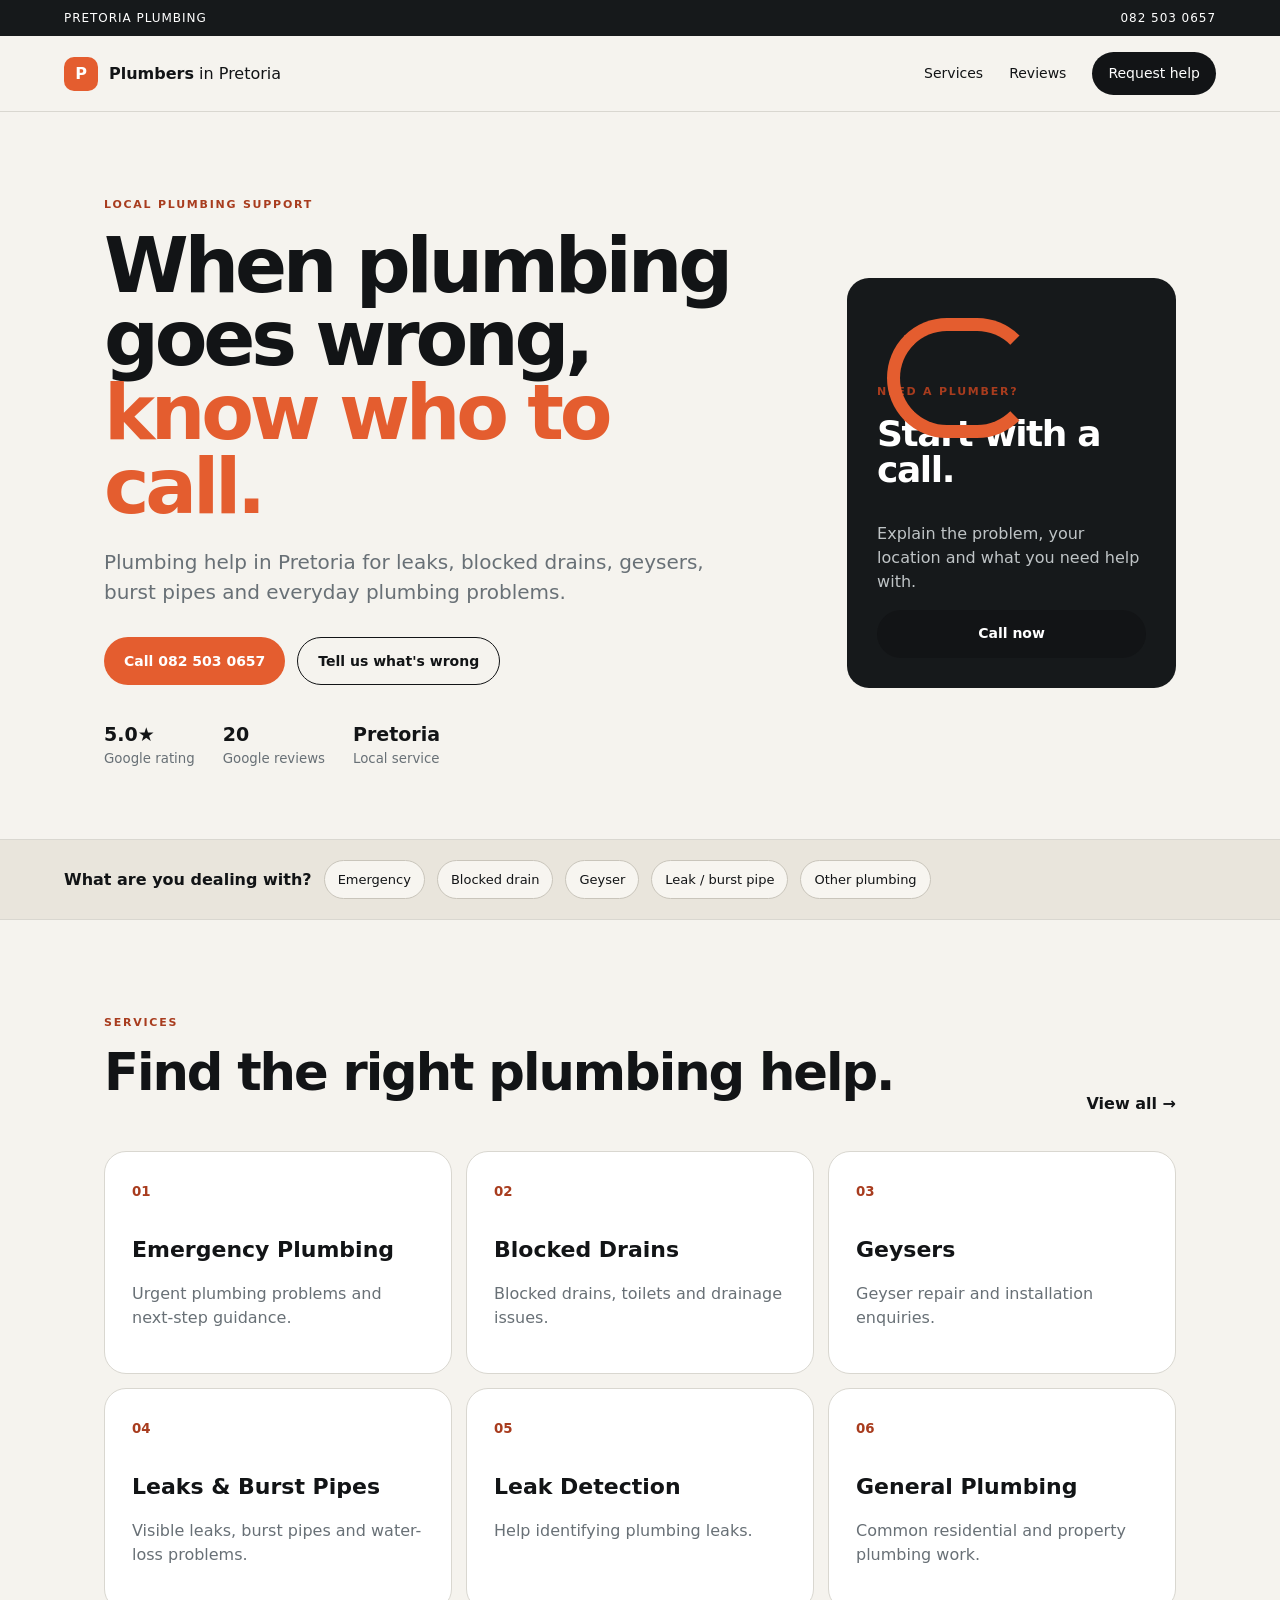
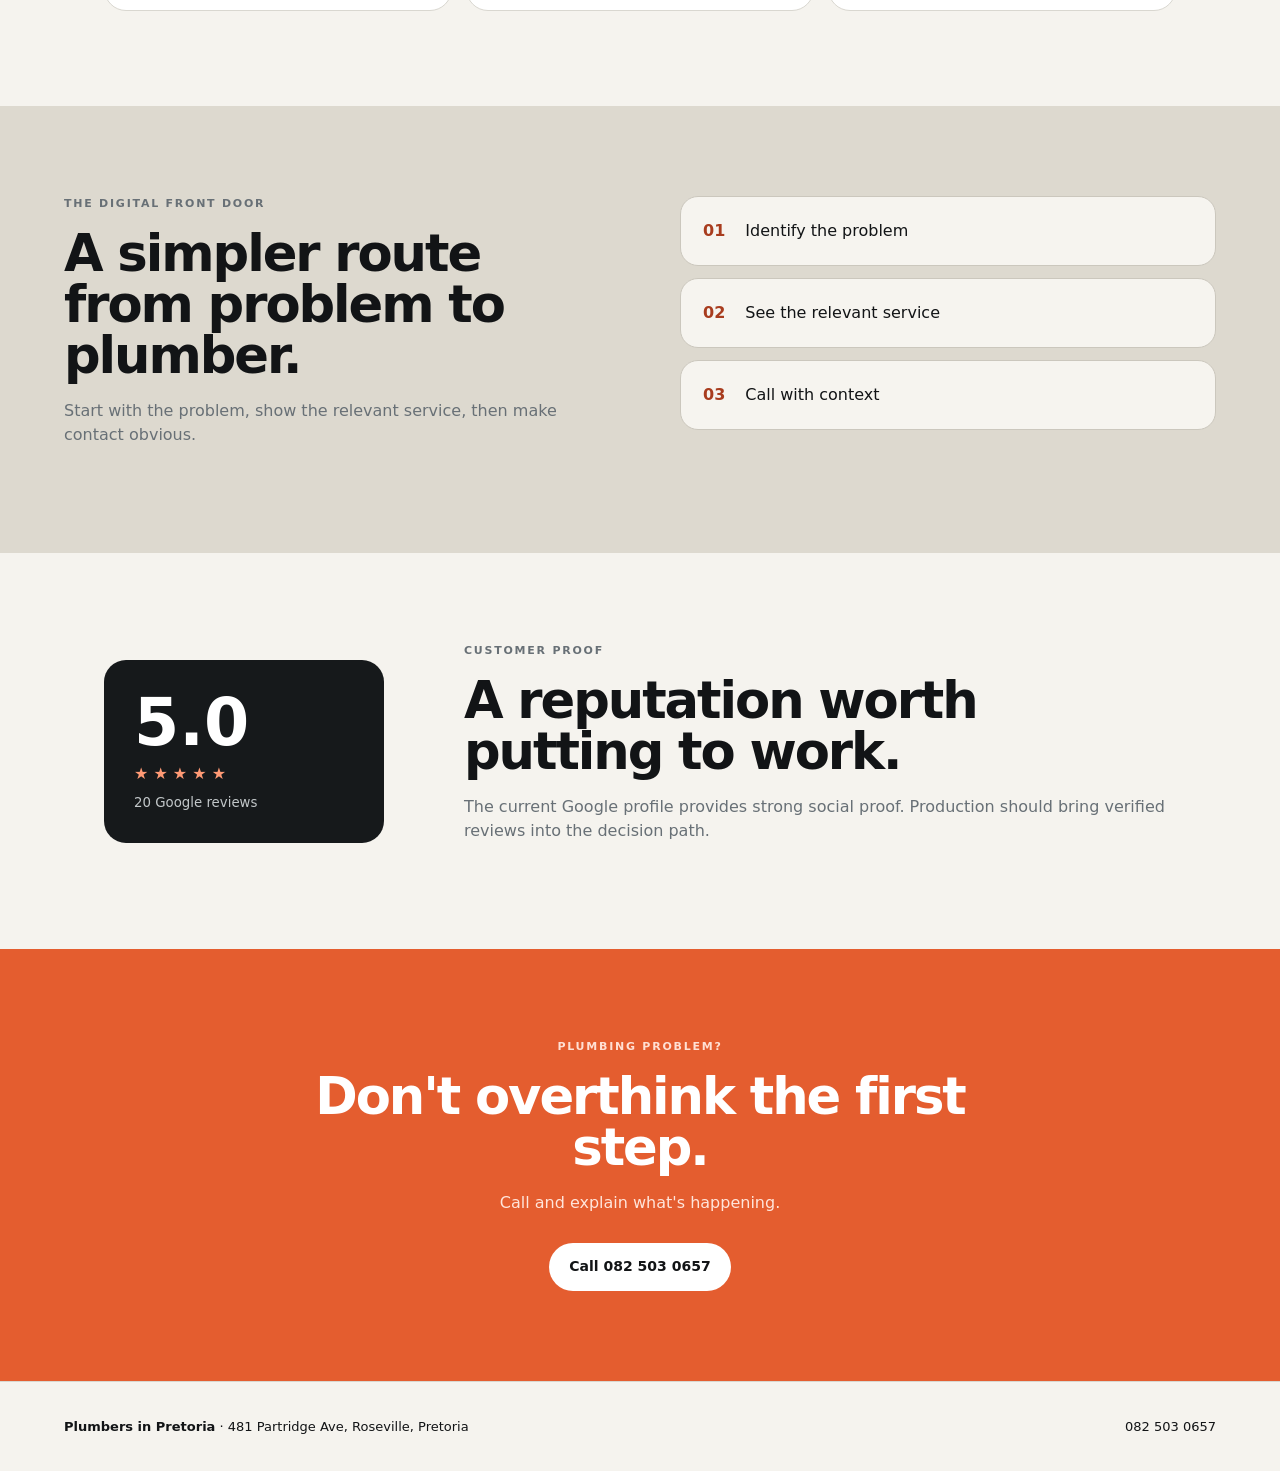
<file: index.html>
<!doctype html><html lang="en"><head><meta charset="utf-8"><meta name="viewport" content="width=device-width,initial-scale=1"><title>Plumbers in Pretoria | Plumbing Help</title><meta name="description" content="Plumbers in Pretoria for leaks, blocked drains, geysers, burst pipes and general plumbing enquiries."><meta name="theme-color" content="#16191b"><link rel="stylesheet" href="styles.css"><script defer src="script.js"></script></head><body><a class="skip-link" href="#main-content">Skip to content</a><div class="top"><span>PRETORIA PLUMBING</span><a data-event="PHONE_CLICK" href="tel:+27825030657">082 503 0657</a></div><header><a class="brand" href="index.html" aria-label="Plumbers in Pretoria home"><b aria-hidden="true">P</b><span><strong>Plumbers</strong> in Pretoria</span></a><nav aria-label="Primary navigation"><a href="#services">Services</a><a href="#reviews">Reviews</a><a class="navbtn" data-event="QUOTE_STARTED" href="contact.html">Request help</a></nav></header><main id="main-content"><section class="hero"><div><p class="eyebrow">LOCAL PLUMBING SUPPORT</p><h1>When plumbing goes wrong, <em>know who to call.</em></h1><p class="lead">Plumbing help in Pretoria for leaks, blocked drains, geysers, burst pipes and everyday plumbing problems.</p><div class="actions"><a class="btn primary" data-event="PHONE_CLICK" href="tel:+27825030657">Call 082 503 0657</a><a class="btn outline" data-event="QUOTE_STARTED" href="contact.html">Tell us what's wrong</a></div><div class="proof" aria-label="Business proof"><div><b>5.0★</b><small>Google rating</small></div><div><b>20</b><small>Google reviews</small></div><div><b>Pretoria</b><small>Local service</small></div></div></div><div class="hero-card"><div class="pipe" aria-hidden="true"></div><p class="eyebrow">NEED A PLUMBER?</p><h2>Start with a call.</h2><p>Explain the problem, your location and what you need help with.</p><a class="btn dark" data-event="PHONE_CLICK" href="tel:+27825030657">Call now</a></div></section><section class="problem" aria-label="Common plumbing problems"><strong>What are you dealing with?</strong><a data-event="SERVICE_CTA" href="services.html#emergency">Emergency</a><a data-event="SERVICE_CTA" href="services.html#drains">Blocked drain</a><a data-event="SERVICE_CTA" href="services.html#geysers">Geyser</a><a data-event="SERVICE_CTA" href="services.html#leaks">Leak / burst pipe</a><a data-event="SERVICE_CTA" href="services.html#general">Other plumbing</a></section><section id="services" class="section"><div class="section-head"><div><p class="eyebrow">SERVICES</p><h2>Find the right plumbing help.</h2></div><a data-event="SERVICE_CTA" href="services.html">View all →</a></div><div class="grid"><a class="card" data-event="SERVICE_CTA" href="services.html#emergency"><small>01</small><h3>Emergency Plumbing</h3><p>Urgent plumbing problems and next-step guidance.</p></a><a class="card" data-event="SERVICE_CTA" href="services.html#drains"><small>02</small><h3>Blocked Drains</h3><p>Blocked drains, toilets and drainage issues.</p></a><a class="card" data-event="SERVICE_CTA" href="services.html#geysers"><small>03</small><h3>Geysers</h3><p>Geyser repair and installation enquiries.</p></a><a class="card" data-event="SERVICE_CTA" href="services.html#leaks"><small>04</small><h3>Leaks &amp; Burst Pipes</h3><p>Visible leaks, burst pipes and water-loss problems.</p></a><a class="card" data-event="SERVICE_CTA" href="services.html#leaks"><small>05</small><h3>Leak Detection</h3><p>Help identifying plumbing leaks.</p></a><a class="card" data-event="SERVICE_CTA" href="services.html#general"><small>06</small><h3>General Plumbing</h3><p>Common residential and property plumbing work.</p></a></div></section><section class="split"><div><p class="eyebrow">THE DIGITAL FRONT DOOR</p><h2>A simpler route from problem to plumber.</h2><p>Start with the problem, show the relevant service, then make contact obvious.</p></div><div class="steps"><div><b>01</b><span>Identify the problem</span></div><div><b>02</b><span>See the relevant service</span></div><div><b>03</b><span>Call with context</span></div></div></section><section id="reviews" class="review"><div class="rating"><b>5.0</b><span aria-label="5 out of 5 stars">★ ★ ★ ★ ★</span><small>20 Google reviews</small></div><div><p class="eyebrow">CUSTOMER PROOF</p><h2>A reputation worth putting to work.</h2><p>The current Google profile provides strong social proof. Production should bring verified reviews into the decision path.</p></div></section><section class="cta"><p class="eyebrow">PLUMBING PROBLEM?</p><h2>Don't overthink the first step.</h2><p>Call and explain what's happening.</p><a class="btn light" data-event="PHONE_CLICK" href="tel:+27825030657">Call 082 503 0657</a></section></main><footer><span><strong>Plumbers in Pretoria</strong> · 481 Partridge Ave, Roseville, Pretoria</span><a data-event="PHONE_CLICK" href="tel:+27825030657">082 503 0657</a></footer></body></html>
</file>
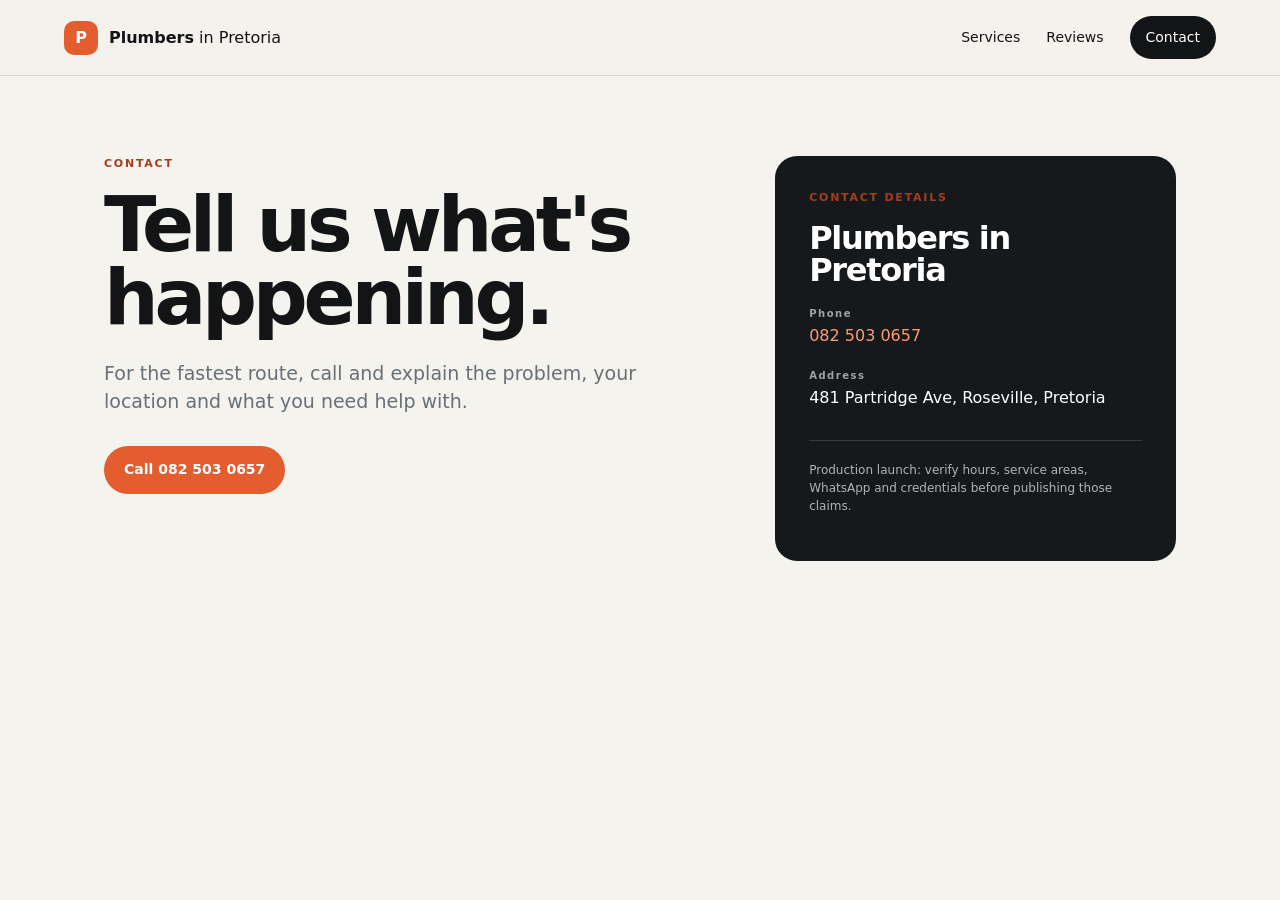
<file: contact.html>
<!doctype html><html lang="en"><head><meta charset="utf-8"><meta name="viewport" content="width=device-width,initial-scale=1"><title>Contact Plumbers in Pretoria</title><meta name="description" content="Contact Plumbers in Pretoria for plumbing enquiries."><meta name="theme-color" content="#16191b"><link rel="stylesheet" href="styles.css"><script defer src="script.js"></script></head><body><a class="skip-link" href="#main-content">Skip to content</a><header><a class="brand" href="index.html" aria-label="Plumbers in Pretoria home"><b aria-hidden="true">P</b><span><strong>Plumbers</strong> in Pretoria</span></a><nav aria-label="Primary navigation"><a href="index.html#services">Services</a><a href="index.html#reviews">Reviews</a><a class="navbtn" href="contact.html" aria-current="page">Contact</a></nav></header><main id="main-content"><section class="contact"><div><p class="eyebrow">CONTACT</p><h1>Tell us what's happening.</h1><p>For the fastest route, call and explain the problem, your location and what you need help with.</p><a class="btn primary" data-event="PHONE_CLICK" href="tel:+27825030657">Call 082 503 0657</a></div><div class="contactcard"><p class="eyebrow">CONTACT DETAILS</p><h2>Plumbers in Pretoria</h2><dl><dt>Phone</dt><dd><a data-event="PHONE_CLICK" href="tel:+27825030657">082 503 0657</a></dd><dt>Address</dt><dd>481 Partridge Ave, Roseville, Pretoria</dd></dl><p class="note">Production launch: verify hours, service areas, WhatsApp and credentials before publishing those claims.</p></div></section></main></body></html>
</file>
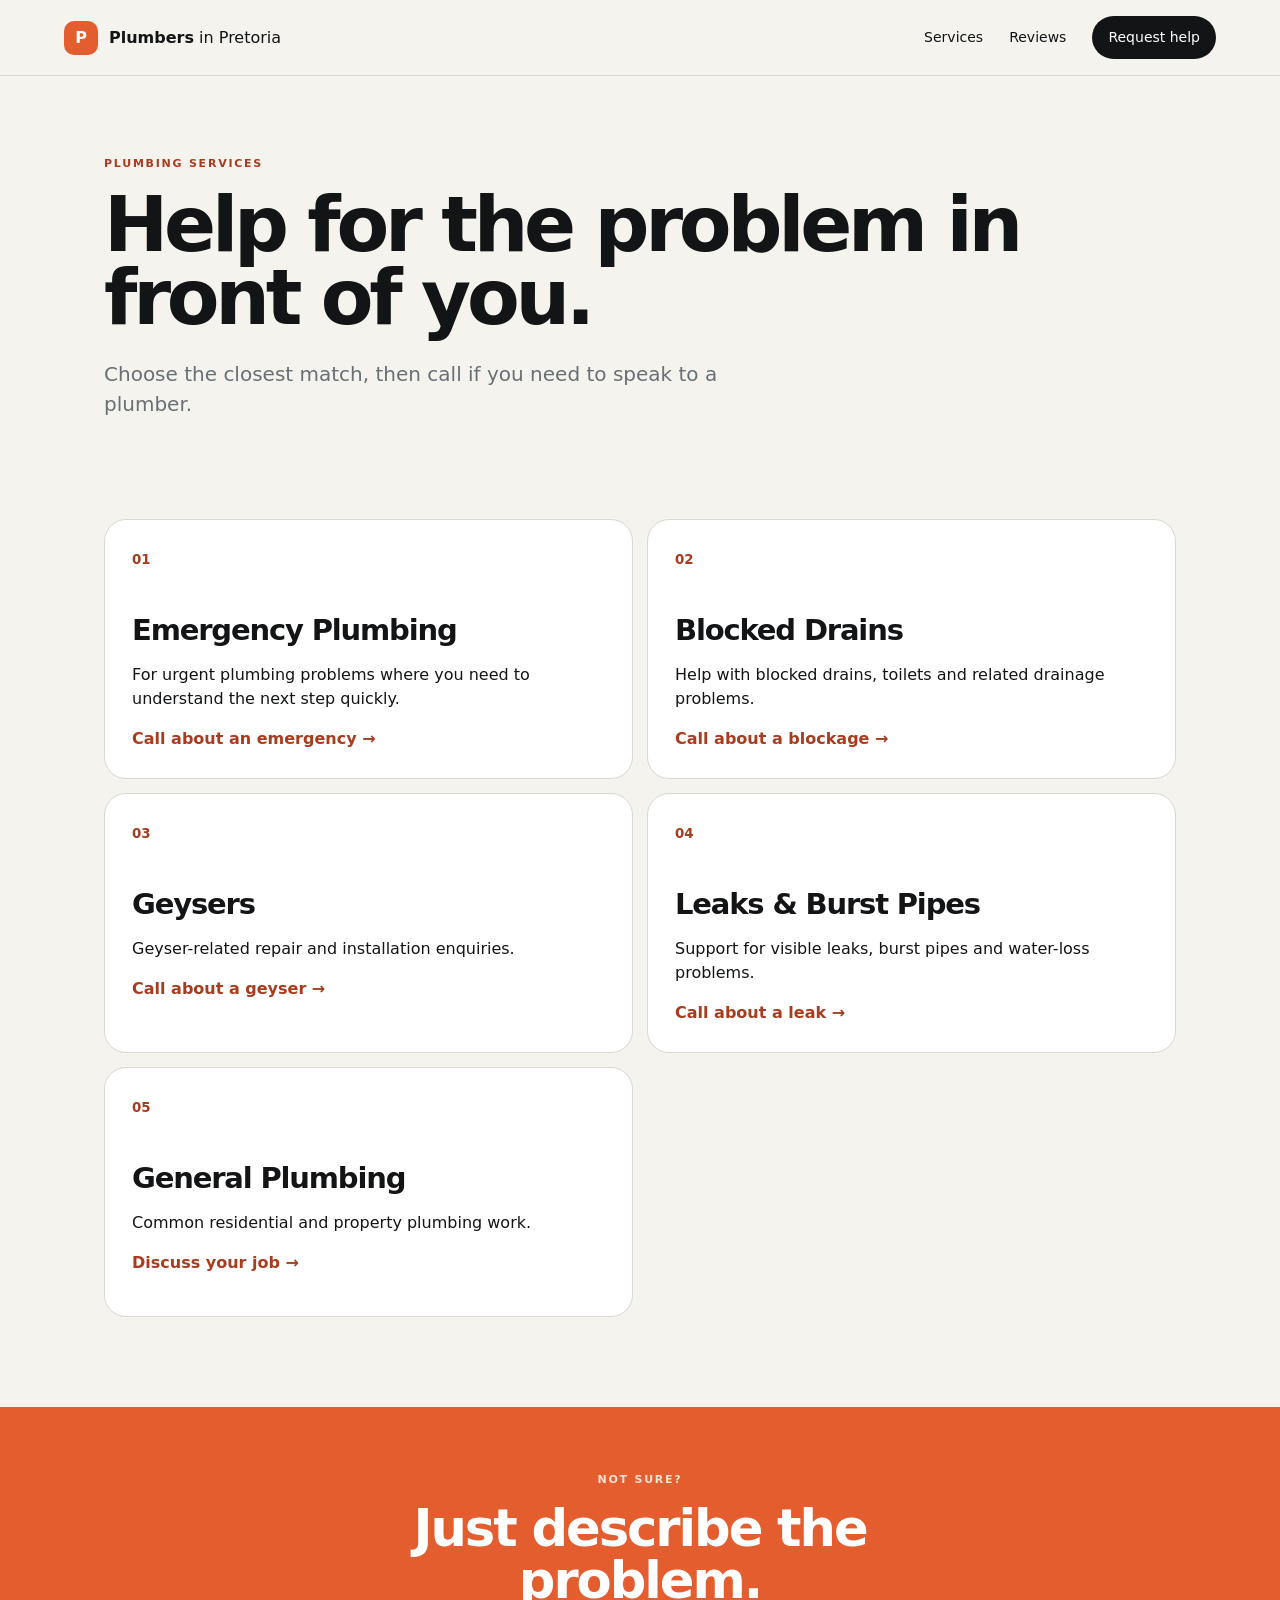
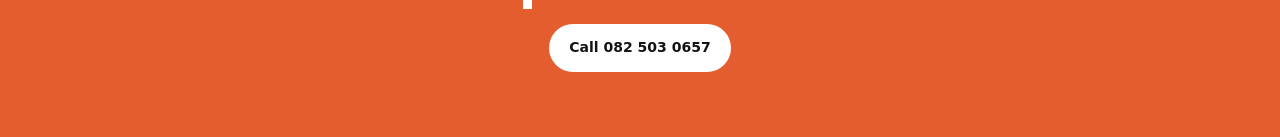
<file: services.html>
<!doctype html><html lang="en"><head><meta charset="utf-8"><meta name="viewport" content="width=device-width,initial-scale=1"><title>Plumbing Services Pretoria | Plumbers in Pretoria</title><meta name="description" content="Plumbing services including emergency plumbing, blocked drains, geysers, leaks, burst pipes and general plumbing."><meta name="theme-color" content="#16191b"><link rel="stylesheet" href="styles.css"><script defer src="script.js"></script></head><body><a class="skip-link" href="#main-content">Skip to content</a><header><a class="brand" href="index.html" aria-label="Plumbers in Pretoria home"><b aria-hidden="true">P</b><span><strong>Plumbers</strong> in Pretoria</span></a><nav aria-label="Primary navigation"><a href="index.html#services">Services</a><a href="index.html#reviews">Reviews</a><a class="navbtn" data-event="QUOTE_STARTED" href="contact.html">Request help</a></nav></header><main id="main-content"><section class="pagehero"><p class="eyebrow">PLUMBING SERVICES</p><h1>Help for the problem in front of you.</h1><p>Choose the closest match, then call if you need to speak to a plumber.</p></section><section class="details"><article id="emergency"><small>01</small><h2>Emergency Plumbing</h2><p>For urgent plumbing problems where you need to understand the next step quickly.</p><a data-event="PHONE_CLICK" href="tel:+27825030657">Call about an emergency →</a></article><article id="drains"><small>02</small><h2>Blocked Drains</h2><p>Help with blocked drains, toilets and related drainage problems.</p><a data-event="PHONE_CLICK" href="tel:+27825030657">Call about a blockage →</a></article><article id="geysers"><small>03</small><h2>Geysers</h2><p>Geyser-related repair and installation enquiries.</p><a data-event="PHONE_CLICK" href="tel:+27825030657">Call about a geyser →</a></article><article id="leaks"><small>04</small><h2>Leaks &amp; Burst Pipes</h2><p>Support for visible leaks, burst pipes and water-loss problems.</p><a data-event="PHONE_CLICK" href="tel:+27825030657">Call about a leak →</a></article><article id="general"><small>05</small><h2>General Plumbing</h2><p>Common residential and property plumbing work.</p><a data-event="PHONE_CLICK" href="tel:+27825030657">Discuss your job →</a></article></section><section class="cta compact"><p class="eyebrow">NOT SURE?</p><h2>Just describe the problem.</h2><a class="btn light" data-event="PHONE_CLICK" href="tel:+27825030657">Call 082 503 0657</a></section></main></body></html>
</file>
<file: styles.css>
:root{--ink:#121416;--muted:#687076;--paper:#f5f3ee;--line:#d9d7d0;--accent:#e45d2f;--dark:#16191b;font-family:Inter,system-ui,sans-serif}*{box-sizing:border-box}html{scroll-behavior:smooth}body{margin:0;background:var(--paper);color:var(--ink);line-height:1.5}a{color:inherit;text-decoration:none}a:focus-visible{outline:3px solid var(--accent);outline-offset:4px}.skip-link{position:absolute;left:12px;top:-60px;background:#fff;color:var(--ink);padding:10px 14px;border-radius:8px;font-weight:800;z-index:20}.skip-link:focus{top:12px}.top{background:var(--dark);color:#fff;padding:9px 5vw;display:flex;justify-content:space-between;font-size:12px;letter-spacing:.08em}header{min-height:76px;padding:0 5vw;display:flex;align-items:center;justify-content:space-between;border-bottom:1px solid var(--line);position:sticky;top:0;background:#f5f3eef5;z-index:5}.brand{display:flex;align-items:center;gap:11px}.brand b{width:34px;height:34px;border-radius:10px;background:var(--accent);color:#fff;display:grid;place-items:center}.brand strong{font-weight:850}nav{display:flex;gap:26px;align-items:center;font-size:14px}.navbtn{background:var(--ink);color:#fff;padding:11px 16px;border-radius:999px}.hero{max-width:1200px;margin:auto;padding:85px 5vw 70px;display:grid;grid-template-columns:1.35fr .65fr;gap:60px;align-items:center}.eyebrow{font-size:11px;letter-spacing:.16em;font-weight:850;color:#a83c1e;margin:0 0 15px}h1{font-size:clamp(44px,6vw,78px);line-height:.96;letter-spacing:-.055em;margin:0 0 24px}h1 em{font-style:normal;color:var(--accent)}h2{font-size:clamp(34px,4vw,54px);line-height:1;letter-spacing:-.04em;margin:0 0 18px}.lead{font-size:20px;color:var(--muted);max-width:650px}.actions{display:flex;gap:12px;flex-wrap:wrap;margin:30px 0}.btn{display:inline-flex;align-items:center;justify-content:center;min-height:48px;padding:0 20px;border-radius:999px;font-weight:800;font-size:14px}.primary{background:var(--accent);color:#fff}.outline{border:1px solid var(--ink)}.dark{background:var(--ink);color:#fff;width:100%}.light{background:#fff;color:var(--ink)}.proof{display:flex;gap:28px;margin-top:35px}.proof div{display:flex;flex-direction:column}.proof b{font-size:19px}.proof small{color:var(--muted)}.hero-card{background:var(--dark);color:#fff;border-radius:22px;padding:30px;min-height:410px;display:flex;flex-direction:column;justify-content:end;overflow:hidden;position:relative}.hero-card h2{font-size:36px}.hero-card p:not(.eyebrow){color:#bfc4c6}.pipe{position:absolute;left:40px;top:40px;width:150px;height:120px;border:13px solid var(--accent);border-right-color:transparent;border-radius:80px}.problem{padding:20px 5vw;background:#e9e5dc;border-block:1px solid var(--line);display:flex;gap:12px;align-items:center;flex-wrap:wrap}.problem a{padding:9px 13px;border:1px solid #c9c5bb;border-radius:999px;background:#f7f5f0;font-size:13px}.section{max-width:1200px;margin:auto;padding:95px 5vw}.section-head{display:flex;justify-content:space-between;align-items:end;margin-bottom:35px}.section-head>a,.details a{font-weight:800}.grid{display:grid;grid-template-columns:repeat(3,1fr);gap:14px}.card,.details article{background:#fff;border:1px solid var(--line);padding:27px;border-radius:22px}.card{min-height:190px}.card small,.details small{font-weight:900;color:#a83c1e}.card h3{font-size:22px;margin:30px 0 8px}.card p,.split p,.review p,.pagehero>p:last-child,.contact>div:first-child>p:not(.eyebrow){color:var(--muted)}.split{background:#ddd9cf;padding:90px 5vw;display:grid;grid-template-columns:1fr 1fr;gap:80px}.split>div{max-width:580px}.steps{display:flex;flex-direction:column;gap:12px}.steps div{display:flex;gap:20px;background:#f6f4ef;border:1px solid #cbc7bd;padding:22px;border-radius:18px}.steps b{color:#a83c1e}.review{max-width:1200px;margin:auto;padding:90px 5vw;display:grid;grid-template-columns:280px 1fr;gap:80px;align-items:center}.rating{background:var(--dark);color:#fff;border-radius:22px;padding:30px;display:flex;flex-direction:column}.rating b{font-size:65px;line-height:1}.rating span{color:#ff9a75;margin:7px 0}.rating small{color:#c2c7c9}.cta{background:var(--accent);color:#fff;text-align:center;padding:90px 5vw}.cta .eyebrow{color:#ffe0d4}.cta h2{max-width:700px;margin:0 auto 18px}.cta p:not(.eyebrow){max-width:600px;margin:0 auto 28px;color:#ffe5db}footer{padding:35px 5vw;display:flex;justify-content:space-between;border-top:1px solid var(--line);font-size:13px}.pagehero,.contact{max-width:1200px;margin:auto;padding:80px 5vw}.pagehero>p:last-child{font-size:20px;max-width:650px}.details{max-width:1200px;margin:auto;padding:0 5vw 90px;display:grid;grid-template-columns:repeat(2,1fr);gap:14px}.details article{min-height:250px}.details h2{font-size:29px;margin-top:45px}.details a{color:#a83c1e}.compact{padding:65px 5vw}.contact{display:grid;grid-template-columns:1.2fr .8fr;gap:70px}.contact>div:first-child>p:not(.eyebrow){font-size:19px;max-width:580px;margin-bottom:30px}.contactcard{background:var(--dark);color:#fff;border-radius:22px;padding:34px}.contactcard h2{font-size:32px}.contactcard dt{font-size:10px;letter-spacing:.15em;color:#9da4a7;font-weight:800;margin-top:20px}.contactcard dd{margin:3px 0}.contactcard a{color:#ff9a75}.note{margin-top:30px;padding-top:20px;border-top:1px solid #343a3d;color:#aeb4b7;font-size:12px}@media(max-width:800px){nav a:not(.navbtn){display:none}.hero{grid-template-columns:1fr;padding-top:55px}.hero-card{min-height:340px}.grid,.details{grid-template-columns:1fr}.split,.contact,.review{grid-template-columns:1fr;gap:35px}.section-head{display:block}.proof{gap:18px}.pagehero,.contact{padding-top:55px}footer{display:block}footer a{display:block;margin-top:12px}}
</file>
